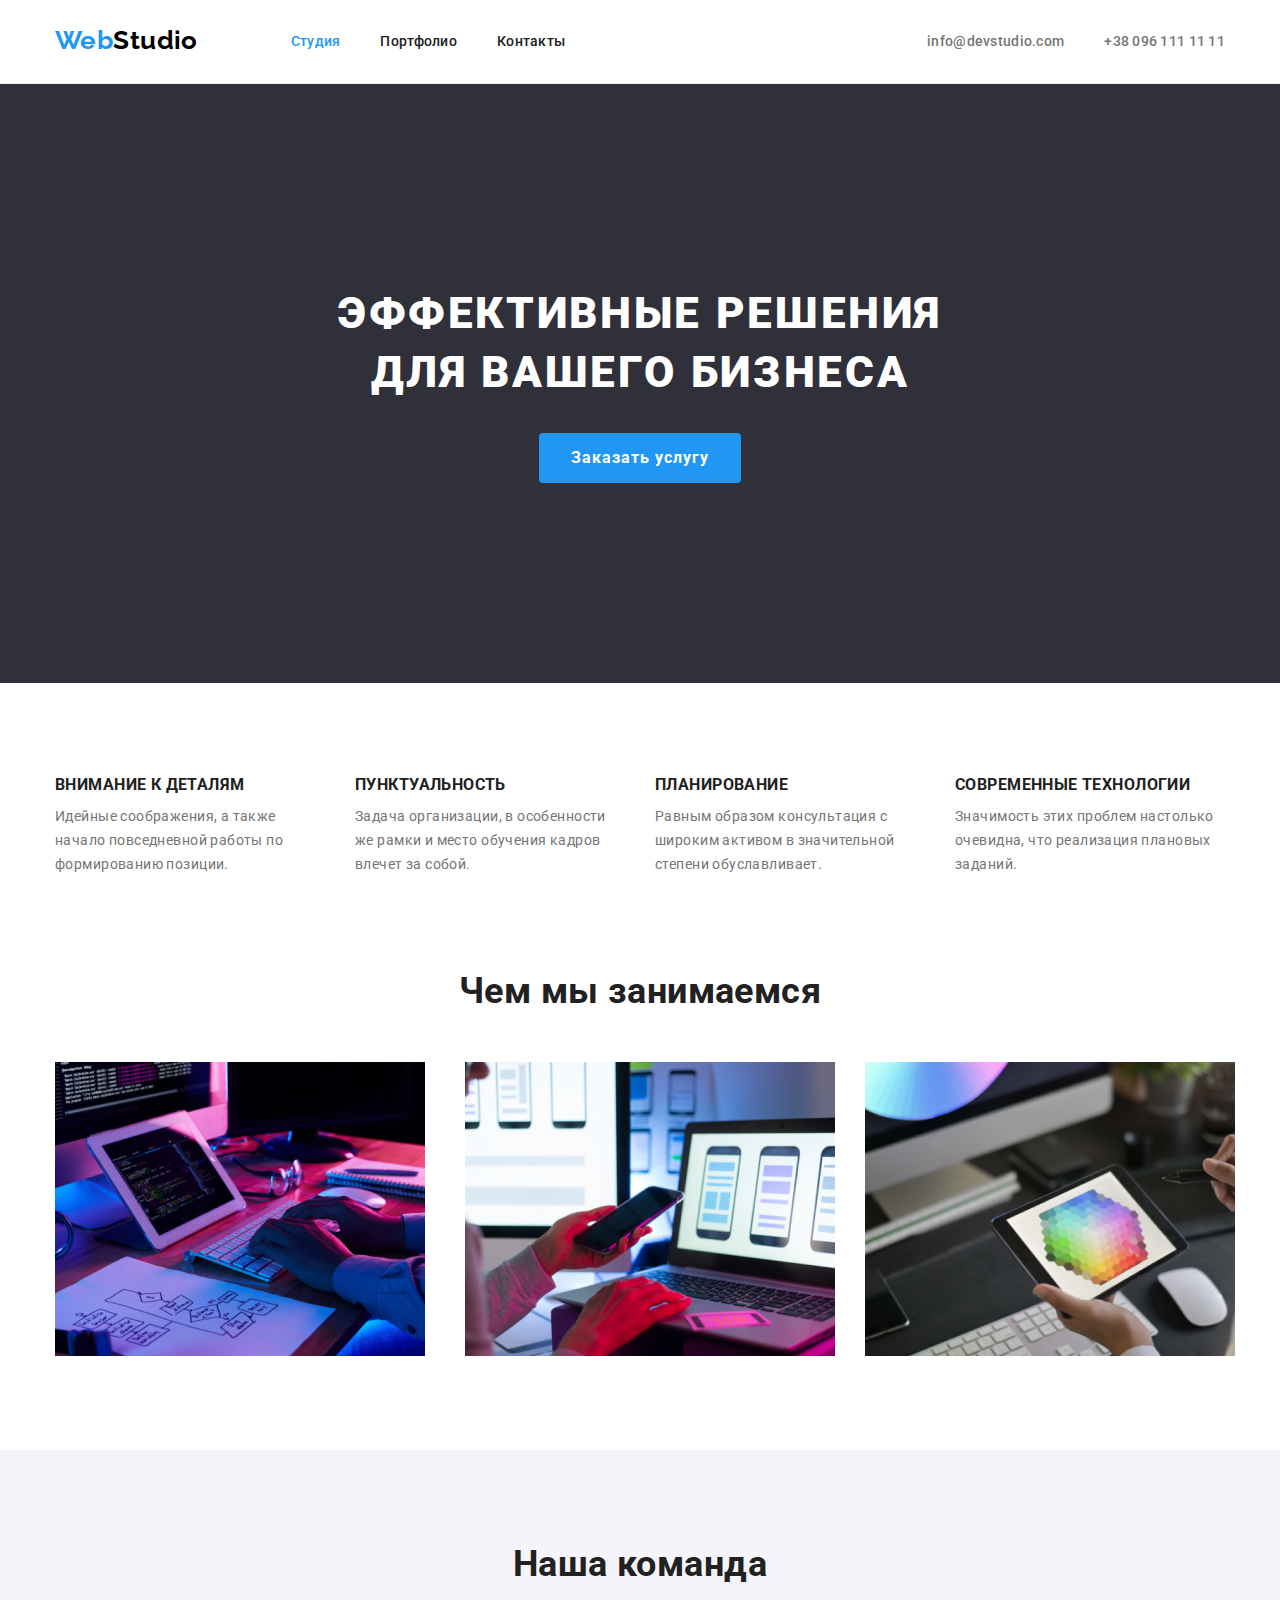
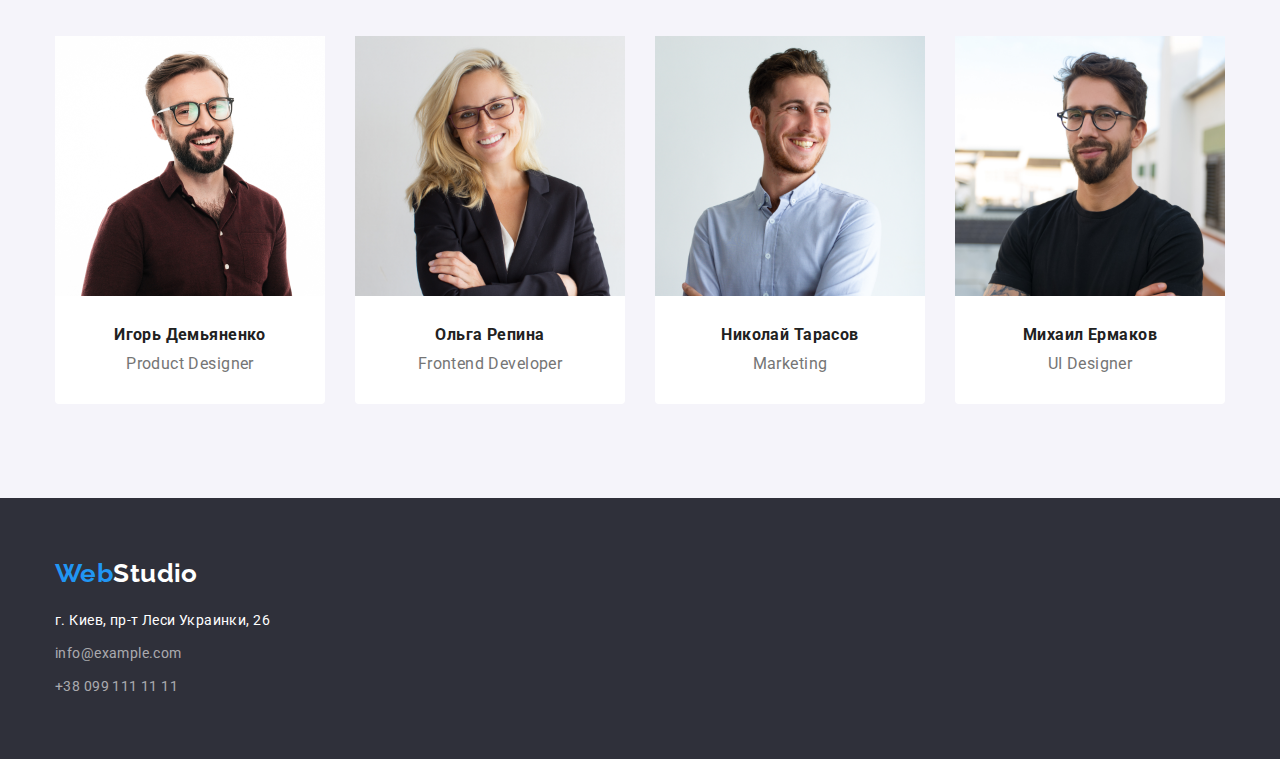
<file: index.html>
<!DOCTYPE html>
<html lang="ru">

<head>
    <meta charset="UTF-8">
    <meta http-equiv="X-UA-Compatible" content="IE=edge">
    <meta name="viewport" content="width=device-width, initial-scale=1.0">
    <title>Web studio 2.1</title>
    <link rel="preconnect" href="https://fonts.gstatic.com">
    <link rel="stylesheet" href="https://cdnjs.cloudflare.com/ajax/libs/modern-normalize/1.0.0/modern-normalize.min.css">
    <link href="https://fonts.googleapis.com/css2?family=Raleway:wght@700&family=Roboto:wght@400;500;700;900&display=swap"
        rel="stylesheet">
    <link rel="stylesheet" href="./css/styles.css">
</head>
<body>
        <!--Header-->
        <header class="header">
            <div class="container main-nav">
                <nav class="header-navigation">
                    <a class="logo-link link" href="./index.html" lang="en"><span class="logo-first-word">Web</span>Studio</a>
                    <ul class="menu list">
                        <li class="menu-item">
                            <a class="menu-link link current" href="./index.html">Студия</a>
                        </li>
                        <li class="menu-item">
                            <a class="menu-link link" href="./portfolio.html">Портфолио</a>
                        </li>
                        <li class="menu-item">
                            <a class="menu-link link" href="">Контакты</a>
                        </li>
                    </ul>
                </nav>
                    <ul class="contacts-nav list">
                        <li class="menu-item"><a class="contacts link" href="mailto:info@devstudio.com">info@devstudio.com</a></li>
                        <li class="menu-item"><a class="contacts link" href="tel:+380961111111">+38 096 111 11 11</a></li>
                    </ul>    
                </div>
        </header>
        <main>
            <!--Hero section-->
            <section class="hero">
                <div class="container">
                    <h1 class="hero-title">Эффективные решения для вашего бизнеса</h1>
                    <button class="modal-btn" type="button">Заказать услугу</button>
                </div>
            </section>

            
            <!--Benefits-->
            <section class="section">
                <div class="container">
                <h2 class="visually-hidden">Приемущества</h2>
                <ul class="benefits-list list">
                    <li class="benefits-item">
                        <h3 class="benefits-title">Внимание к деталям</h3>
                        <p class="benefits-description">Идейные соображения, а также начало повседневной работы по формированию позиции.</p>
                    </li>
                    <li class="benefits-item">
                        <h3 class="benefits-title">Пунктуальность</h3>
                        <p class="benefits-description">Задача организации, в особенности же рамки и место обучения кадров влечет за собой.</p>
                    </li>
                    <li class="benefits-item">
                        <h3 class="benefits-title">Планирование</h3>
                        <p class="benefits-description">Равным образом консультация с широким активом в значительной степени обуславливает.</p>
                    </li>
                    <li class="benefits-item">
                        <h3 class="benefits-title">Современные технологии</h3>
                        <p class="benefits-description">Значимость этих проблем настолько очевидна, что реализация плановых заданий.</p>
                    </li>
                </ul>
                </div>
            </section>
            
            <!--What are we doing-->
            <section class="activities">
                <div class="container">
                <h2 class="primary-title">Чем мы занимаемся</h2>
                <ul class="examples list">
                    <li class="examples-item activities-item">
                        <img src="./images/box1.jpeg" alt="программирование" width="370" height="294">
                    </li>
                    <li class="examples-item">
                        <img src="./images/box2.jpeg" alt="работа с мобильными устройствами" width="370" height="294">
                    </li>
                    <li class="examples-item">
                        <img src="./images/box3.jpeg" alt="дизайн" width="370" height="294">
                    </li>
                </ul>
                </div>
            </section>
            <!--Our team-->
            <section class="team section">
                <div class="container">
                <h2 class="primary-title">Наша команда</h2>
                <ul class="examples list">
                    <li class="examples-item">
                        <img src="./images/img.jpeg" alt="продукт менеджер" width="270" height="260">
                         <div class="team-text">
                            <h3>Игорь Демьяненко</h3>
                            <p lang="en" class="img-description">Product Designer</p>
                         </div>
                    </li>
                    <li class="examples-item">
                        <img src="./images/img2.jpeg" alt="фронтэнд разрабочтик" width="270" height="260">
                            <div class="team-text">
                                <h3>Ольга Репина</h3>
                                <p lang="en" class="img-description">Frontend Developer</p>
                           </div>
                    </li>
                    <li class="examples-item">
                        <img src="./images/img3.jpeg" alt="маркетолог" width="270" height="260">
                            <div class="team-text">
                                <h3>Николай Тарасов</h3>
                                <p lang="en" class="img-description">Marketing</p>
                           </div>
                    </li>
                    <li class="examples-item">
                        <img src="./images/img4.jpeg" alt="дизайнер" width="270" height="260">
                            <div class="team-text">
                                <h3>Михаил Ермаков</h3>
                                <p lang="en" class="img-description">UI Designer</p>
                            </div> 
            
                    </li>
                </ul>
                </div>
            </section>
        </main>
        <!--Footer-->
        <footer class="footer-section">
          <div class="container">
            <a class="footer-link link" href="" lang="en"><span class="logo-first-word">Web</span>Studio</a>
                <address class="btm-adress">
                    <ul class="footer-list list">
                        <li class="adress-list">
                            <a class="adress link" href="https://goo.gl/maps/AmAYkSaGQBM4U7Ya8" target="_blank" rel="noopener no referrer">г. Киев, пр-т Леси
                                Украинки, 26</a>
                        </li>
                        <li class="adress-list">
                            <a class="footer-contacts link" href="mailto:info@example.com">info@example.com</a>
                        </li>
                        <li class="adress-list">
                            <a class="footer-contacts link" href="tel:+380991111111">+38 099 111 11 11</a>
                        </li>
                    </ul>
                </address>  
                </div>
        </footer>
</body>
</file>
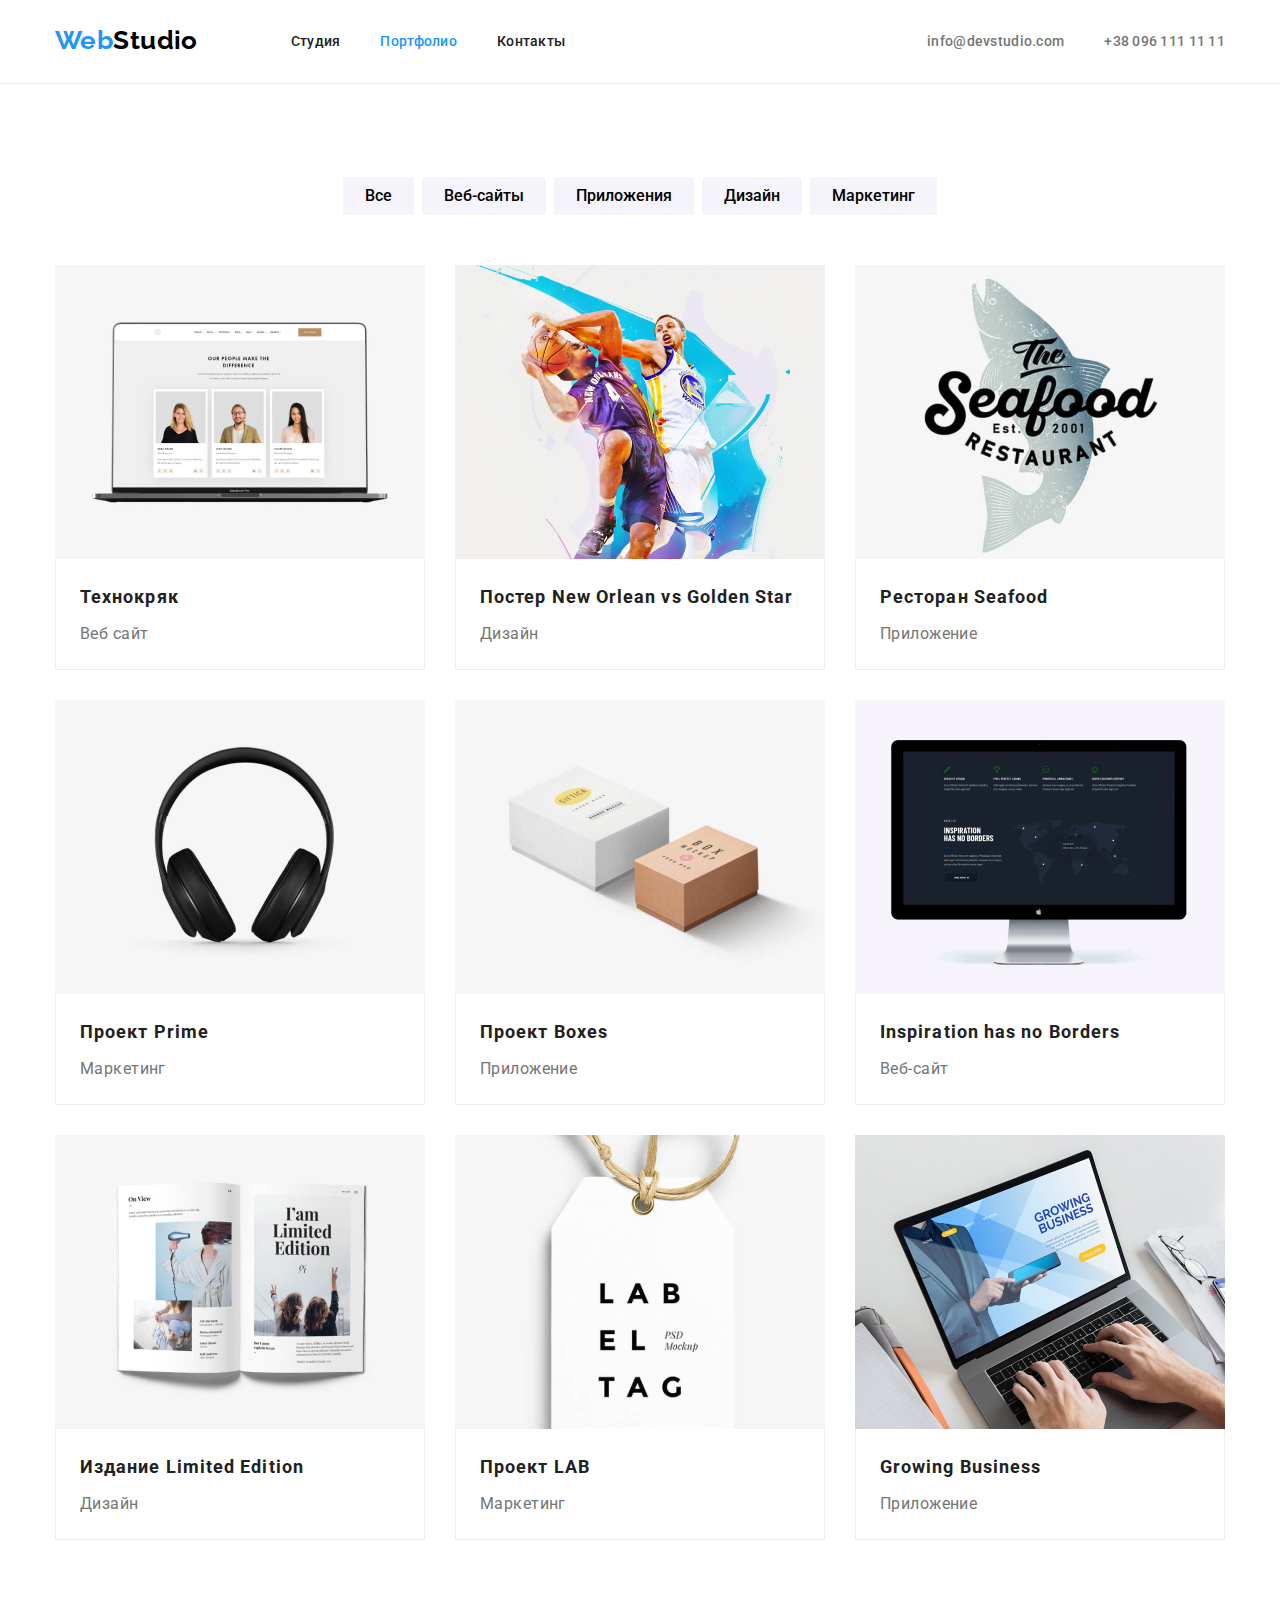
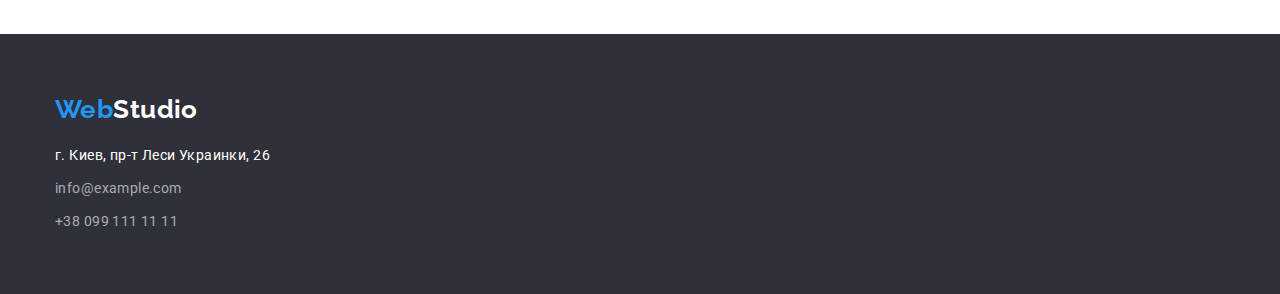
<file: portfolio.html>
<!DOCTYPE html>
<html lang="ru">

<head>
    <meta charset="UTF-8">
    <meta http-equiv="X-UA-Compatible" content="IE=edge">
    <meta name="viewport" content="width=device-width, initial-scale=1.0">
    <title>Web studio 2.1</title>
    <link rel="preconnect" href="https://fonts.gstatic.com">
    <link rel="stylesheet"
        href="https://cdnjs.cloudflare.com/ajax/libs/modern-normalize/1.0.0/modern-normalize.min.css">
    <link
        href="https://fonts.googleapis.com/css2?family=Raleway:wght@700&family=Roboto:wght@400;500;700;900&display=swap"
        rel="stylesheet">
    <link rel="stylesheet" href="./css/styles.css">
</head>

<body>
    <!--Header-->
    <header class="header">
        <div class="container main-nav">
            <nav class="header-navigation">
                <a class="logo-link link" href="./index.html" lang="en"><span
                        class="logo-first-word">Web</span>Studio</a>
                <ul class="menu list">
                    <li class="menu-item">
                        <a class="menu-link link" href="./index.html">Студия</a>
                    </li>
                    <li class="menu-item">
                        <a class="menu-link link current" href="./portfolio.html">Портфолио</a>
                    </li>
                    <li class="menu-item">
                        <a class="menu-link link" href="">Контакты</a>
                    </li>
                </ul>
            </nav>
            <ul class="contacts-nav list">
                <li class="menu-item"><a class="contacts link" href="mailto:info@devstudio.com">info@devstudio.com</a>
                </li>
                <li class="menu-item"><a class="contacts link" href="tel:+380961111111">+38 096 111 11 11</a></li>
            </ul>
        </div>
    </header>
            <!--Main content-->

    <main class="section">
        <div class="container">   
            <h1 class="visually-hidden">Фильтры</h1>
                <ul class="filters-list list">  
                <li class="filters-item">
                    <button class="nav-btn" type="button">
                        Все
                    </button>
                </li>
                <li class="filters-item">
                    <button class="nav-btn" type="button">
                        Веб-сайты
                    </button>
                </li>
                <li class="filters-item">
                    <button class="nav-btn" type="button">
                        Приложения
                    </button>
                </li>
                <li class="filters-item">
                    <button class="nav-btn" type="button">
                        Дизайн
                    </button>
                </li>
                <li class="filters-item">
                    <button class="nav-btn" type="button">
                        Маркетинг
                    </button>
                </li>
            </ul>
           
            <h2 hidden>Список работ</h2>
            <ul class="examples list">
                <li class="cards-item">
                    <a class="link" href="">
                        <img src="./images/example.jpg" alt="ноутбук с изображением профилей">
                            <div class="cards-text">
                                <h3 class="portfolio-titles">Технокряк</h3>
                                    <p class="cards-description">Веб сайт</p>
                            </div>
                        </a>
                </li>
                <li class="cards-item">
                    <a class="link" href="">
                        <img src="./images/example1.jpg" alt="постер с двумя баскетболистами борящимися за мяч">
                            <div class="cards-text">
                                <h3 class="portfolio-titles">Постер <span lang="en">New Orlean vs Golden Star</span></h3>
                                    <p class="cards-description">Дизайн</p>
                            </div>
                     </a>
                </li>
                <li class="cards-item">
                    <a class="link" href="">
                        <img src="./images/example2.jpg" alt="логотип ресторана морской еды">
                       <div class="cards-text">
                        <h3 class="portfolio-titles">Ресторан <span lang="en">Seafood</span></h3>
                            <p class="cards-description">Приложение</p>
                        </div>  
                        </a>
                </li>
                <li class="cards-item">
                    <a class="link" href="">
                        <img src="./images/example3.jpg" alt="закрытые наушники черного цвета">
                        <div class="cards-text">
                            <h3 class="portfolio-titles">Проект <span lang="en">Prime</span></h3>
                                <p class="cards-description">Маркетинг</p>
                        </div>  
                    </a>
                </li>
                <li class="cards-item">
                    <a class="link" href="">
                        <img src="./images/example4.jpg" alt="белая и коричневая коробочки">
                        <div class="cards-text">
                            <h3 class="portfolio-titles">Проект <span lang="en">Boxes</span></h3>
                                <p class="cards-description">Приложение</p>
                        </div>
                    </a>
                </li>
                <li class="cards-item">
                    <a class="link" href="">
                        <img src="./images/example5.jpg" alt="экран монитора с картой мира">
                        <div class="cards-text">
                            <h3 class="portfolio-titles" lang="en">Inspiration has no Borders</h3>
                                <p class="cards-description">Веб-сайт</p>
                        </div>
                    </a>
                </li>
                <li class="cards-item">
                    <a class="link" href="">
                        <img src="./images/example6.jpg" alt="книга с картинками">
                        <div class="cards-text">
                            <h3 class="portfolio-titles">Издание <span lang="en">Limited Edition</span></h3>
                                <p class="cards-description">Дизайн</p>
                         </div>
                    </a>
                </li>
                <li class="cards-item">
                    <a class="link" href="">
                        <img src="./images/example7.jpg" alt="бирка на нитке">
                        <div class="cards-text">
                             <h3 class="portfolio-titles">Проект <span lang="en">LAB</span></h3>
                             <p class="cards-description">Маркетинг</p>
                        </div>
                    </a>
                </li>
                <li class="cards-item">
                    <a class="link" href="">
                        <img src="./images/example8.jpg" alt="печаиающий на клавиатуре ноутбука человек">
                    <div class="cards-text">
                        <h3 class="portfolio-titles" lang="en">Growing Business</h3>
                            <p class="cards-description">Приложение</p>
                    </div>
                        </a>
                </li>
            </ul>
        </div>
    </main>

            <!--Footer-->
            <footer class="footer-section">
                <div class="container">
                    <a class="footer-link link" href="" lang="en"><span class="logo-first-word">Web</span>Studio</a>
                    <address class="btm-adress">
                        <ul class="footer-list list">
                            <li class="adress-list">
                                <a class="adress link" href="https://goo.gl/maps/AmAYkSaGQBM4U7Ya8" target="_blank"
                                    rel="noopener no referrer">г. Киев, пр-т Леси
                                    Украинки, 26</a>
                            </li>
                            <li class="adress-list">
                                <a class="footer-contacts link" href="mailto:info@example.com">info@example.com</a>
                            </li>
                            <li class="adress-list">
                                <a class="footer-contacts link" href="tel:+380991111111">+38 099 111 11 11</a>
                            </li>
                        </ul>
                    </address>
                </div>
            </footer>
        </body>
</file>
<file: css/styles.css>
h1,
h2,
h3,
h4,
h5,
h6,
p {
  margin-top: 0;
  margin-bottom: 0;
}

ul,
ol {
  margin-top: 0;
  margin-bottom: 0;
  padding-left: 0;
}

:root {
  --accent-color: #2196f3;
  --main-color: #212121;
  --primary-color: #ffffff;
  --description-text-color: #757575;
  --hero-title-background-color: #2f303a;
  --sections-background-color: #f5f4fa;
  --logo-link-clr: #000000;
  --footer-text-clr: rgba(255, 255, 255, 0.6);
  --mdl-btn-clr-hvr: #188ce8;
  --brdr-clr: #eeeeee;
  --header-brdr-clr: #ececec;
}

body {
  font-family: "Roboto", sans-serif;
  font-size: 14px;
  color: var(--main-color);
  letter-spacing: 0.03em;
  background-color: var(--primary-color);
}
img {
  display: block;
}

.list {
  list-style: none;
}

.link {
  text-decoration: none;
}

/*Components*/

.section {
  padding: 94px 0;
}

.logo-link {
  padding: 24px 0 25px 0;
  font-family: "Raleway", sans-serif;
  font-weight: bold;
  font-size: 26px;
  line-height: 1.19;
  color: var(--logo-link-clr);
}

.logo-first-word {
  color: var(--accent-color);
}

.img-description {
  margin-top: 10px;
  font-size: 16px;
  line-height: 1.18;
  color: var(--description-text-color);
}

.container {
  width: 1200px;
  margin: 0 auto;
  padding-right: 15px;
  padding-left: 15px;
}

/*Header*/

.header {
  border-bottom: 1px solid var(--header-brdr-clr);
}

.header-navigation {
  display: flex;
  align-items: center;
}

.menu {
  display: flex;
  margin-left: 93px;
}

.menu-item:not(:last-child) {
  margin-right: 40px;
}

.menu-link {
  padding: 32px 0;
  display: block;
  font-weight: 500;
  line-height: 1.33;
  letter-spacing: 0.02em;
  color: var(--main-color);
}
.current,
.menu-link:hover,
.menu-link:focus {
  color: var(--accent-color);
}

.contacts-nav {
  display: flex;
  margin-left: auto;
}

.main-nav {
  display: flex;
  align-items: center;
}

.contacts {
  padding: 32px 0;
  font-weight: 500;
  line-height: 1.14;
  letter-spacing: 0.02em;
  color: var(--description-text-color);
}

.header {
  display: flex;
}

.contacts:hover,
.contacts:focus {
  color: var(--accent-color);
}

/*Hero section*/

.hero {
  text-align: center;
  padding: 200px 0;
  background-color: var(--hero-title-background-color);
}

.hero-title {
  display: block;
  margin-left: auto;
  margin-right: auto;
  width: 696px;
  font-weight: 900;
  font-size: 44px;
  line-height: 1.36;
  text-align: center;
  letter-spacing: 0.06em;
  text-transform: uppercase;
  color: var(--primary-color);
}

.modal-btn {
  padding: 10px 32px;
  margin-top: 30px;
  font-weight: bold;
  font-size: 16px;
  line-height: 1.87;
  letter-spacing: 0.06em;
  color: var(--primary-color);
  background-color: var(--accent-color);
  cursor: pointer;
  border: none;
  border-radius: 4px;
}

.modal-btn:hover,
.modal-btn:focus {
  background-color: var(--mdl-btn-clr-hvr);
  color: var(--primary-color);
}

/*Benefits*/

.visually-hidden {
  width: 1px;
  height: 1px;
  margin: -1px;
  overflow: hidden;
}

.benefits-list {
  display: flex;
}

.benefits-item {
  width: calc((100% - 90px) / 4);
  margin-right: 30px;
}

.benefits-item:nth-child(4n) {
  margin-right: 0px;
}

.benefits-title {
  line-height: 1.14;
  text-transform: uppercase;
}

.benefits-description {
  margin-top: 10px;
  line-height: 1.71;
  color: var(--description-text-color);
}

/* what are we doing*/
.activities {
  padding-bottom: 94px;
}
.activities-item{
  flex-basis: calc((100% - 60px) / 3);
}

.examples {
  display: flex;
  flex-wrap: wrap;
}

.primary-title {
  margin-bottom: 50px;
  font-size: 36px;
  line-height: 1.16;
  text-align: center;
  color: var(--main-color);
}

.examples-item {
  margin-bottom: 30px;
  background-color: var(--primary-color);
  border-radius: 0px 0px 4px 4px;
}

.examples-item:not(:last-child) {
  margin-right: 30px;
}

/*Team section*/

.team {
  background-color: var(--sections-background-color);
}

.team-text {
  padding: 30px 0;
  text-align: center;
}

/*Footer*/

.footer-link {
  font-family: "Raleway", sans-serif;
  font-weight: bold;
  font-size: 26px;
  line-height: 1.19;
  color: var(--primary-color);
}

.btm-adress {
  margin-top: 20px;
}

.adress-list:not(:last-child) {
  margin-bottom: 9px;
}

.adress {
  font-style: normal;
  line-height: 1.71;
  color: var(--primary-color);
}

.footer-contacts {
  font-style: normal;
  line-height: 1.71;
  color: var(--footer-text-clr);
}

.footer-section {
  display: block;
  background-color: var(--hero-title-background-color);
  padding: 60px 0 60px 0;
}

/*portfolio styles*/

.examples {
  margin-right: -30px;
  margin-bottom: -30px;
}

.filters-list {
  display: flex;
  justify-content: center;
  margin-bottom: 50px;
}

.filters-item:not(:last-child) {
  margin-right: 8px;
}

.nav-btn {
  padding: 6px 22px;
  font-weight: 500;
  font-size: 16px;
  line-height: 1.62;
  background-color: var(--sections-background-color);
  cursor: pointer;
  border-radius: 4px;
  border: none;
}

.nav-btn:hover,
.nav-btn:focus {
  background-color: var(--accent-color);
  color: var(--primary-color);
}
.cards-item {
  width: calc(100% - 60px) / 3);
  margin-bottom: 30px;
  margin-right: 30px;
  background-color: var(--primary-color);
}

.cards-item:nth-child(3n) {
  margin-right: 0px;
}

.cards-text {
  padding: 20px 24px;
  border-bottom: 1px solid var(--brdr-clr);
  border-left: 1px solid var(--brdr-clr);
  border-right: 1px solid var(--brdr-clr);
}

.cards-description {
  margin-top: 4px;
  font-size: 16px;
  line-height: 1.875;
  color: var(--description-text-color);
}

.portfolio-titles {
  font-size: 18px;
  line-height: 2;
  letter-spacing: 0.06em;
  color: var(--main-color);
}
</file>
